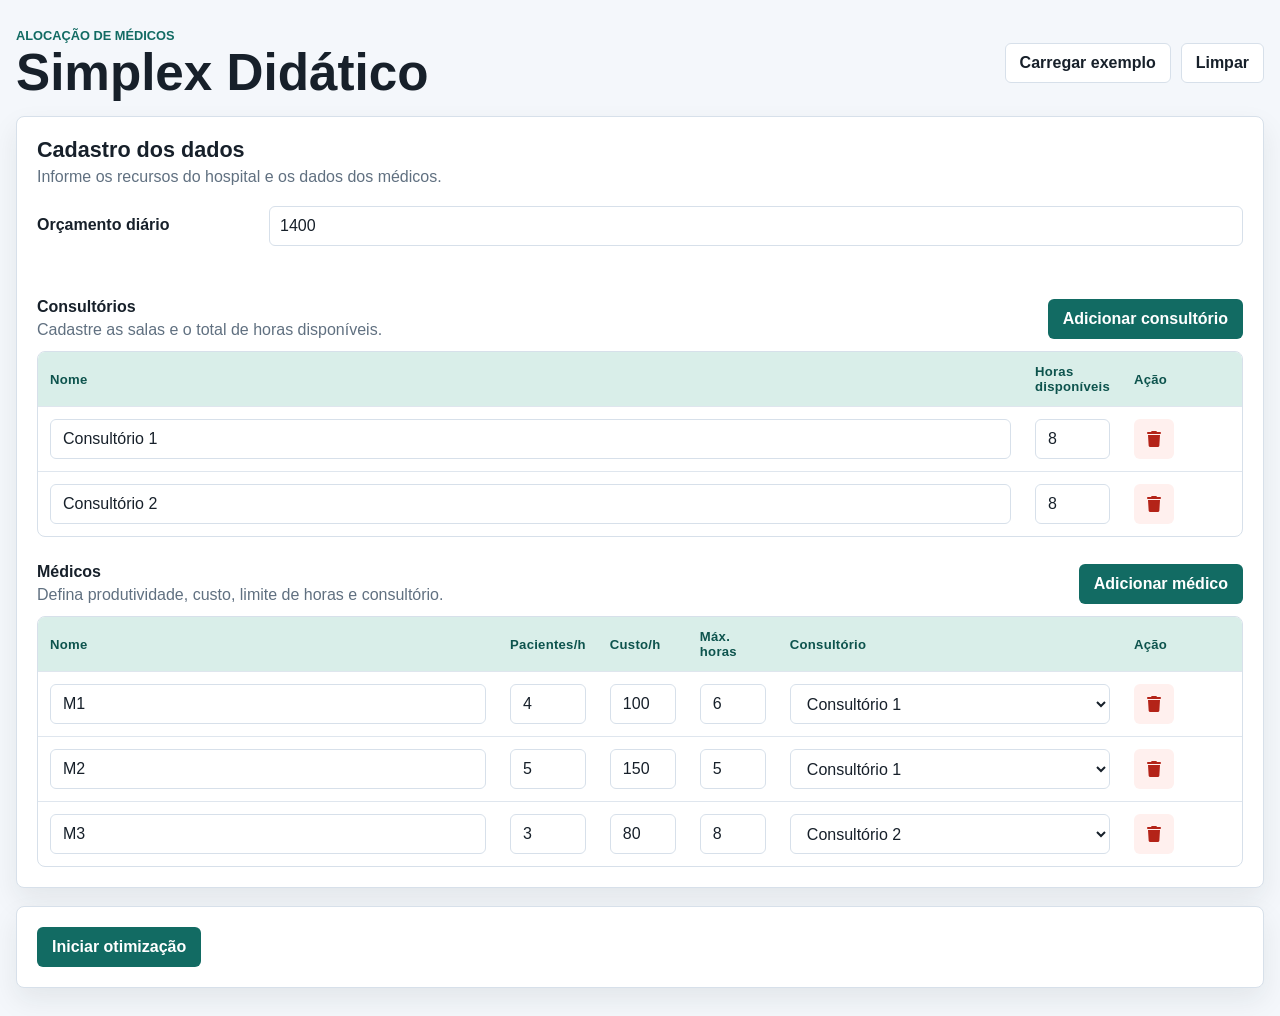
<file: index.html>
<!doctype html>
<html lang="pt-BR">
  <head>
    <meta charset="utf-8">
    <meta name="viewport" content="width=device-width, initial-scale=1">
    <title>Simplex Didático - Cadastro</title>
    <link rel="stylesheet" href="styles.css">
    <link rel="stylesheet" href="https://cdnjs.cloudflare.com/ajax/libs/font-awesome/6.5.1/css/all.min.css" crossorigin="anonymous" referrerpolicy="no-referrer" />
  </head>
  <body>
    <main class="app-shell">
      <header class="app-header">
        <div>
          <p class="eyebrow">Alocação de médicos</p>
          <h1>Simplex Didático</h1>
        </div>
        <div class="header-actions" aria-label="Ações principais">
          <button class="secondary-button" type="button" id="loadExampleButton">Carregar exemplo</button>
          <button class="secondary-button" type="button" id="clearButton">Limpar</button>
        </div>
      </header>

      <div class="workspace">
        <section class="editor-panel" aria-labelledby="formTitle">
          <div class="section-heading">
            <div>
              <h2 id="formTitle">Cadastro dos dados</h2>
              <p>Informe os recursos do hospital e os dados dos médicos.</p>
            </div>
          </div>

          <div class="field-row budget-row">
            <label for="budget">Orçamento diário</label>
            <div class="field-control">
              <input id="budget" name="budget" type="number" min="0" step="0.01" inputmode="decimal">
              <p class="field-error" id="budgetError"></p>
            </div>
          </div>

          <section class="data-section" aria-labelledby="roomsTitle">
            <div class="section-heading compact">
              <div>
                <h3 id="roomsTitle">Consultórios</h3>
                <p>Cadastre as salas e o total de horas disponíveis.</p>
              </div>
              <button class="primary-button" type="button" id="addRoomButton">Adicionar consultório</button>
            </div>
            <div class="table-shell">
              <table>
                <thead>
                  <tr>
                    <th>Nome</th>
                    <th>Horas disponíveis</th>
                    <th class="action-column">Ação</th>
                  </tr>
                </thead>
                <tbody id="roomsTable"></tbody>
              </table>
            </div>
          </section>

          <section class="data-section" aria-labelledby="doctorsTitle">
            <div class="section-heading compact">
              <div>
                <h3 id="doctorsTitle">Médicos</h3>
                <p>Defina produtividade, custo, limite de horas e consultório.</p>
              </div>
              <button class="primary-button" type="button" id="addDoctorButton">Adicionar médico</button>
            </div>
            <div class="table-shell">
              <table>
                <thead>
                  <tr>
                    <th>Nome</th>
                    <th>Pacientes/h</th>
                    <th>Custo/h</th>
                    <th>Máx. horas</th>
                    <th>Consultório</th>
                    <th class="action-column">Ação</th>
                  </tr>
                </thead>
                <tbody id="doctorsTable"></tbody>
              </table>
            </div>
          </section>
        </section>

        <aside class="preview-panel" aria-labelledby="optimizationStartTitle">
          <button class="primary-button" type="button" id="startOptimizationButton">Iniciar otimização</button>
        </aside>
      </div>
    </main>

    <script src="script.js"></script>
  </body>
</html>
</file>
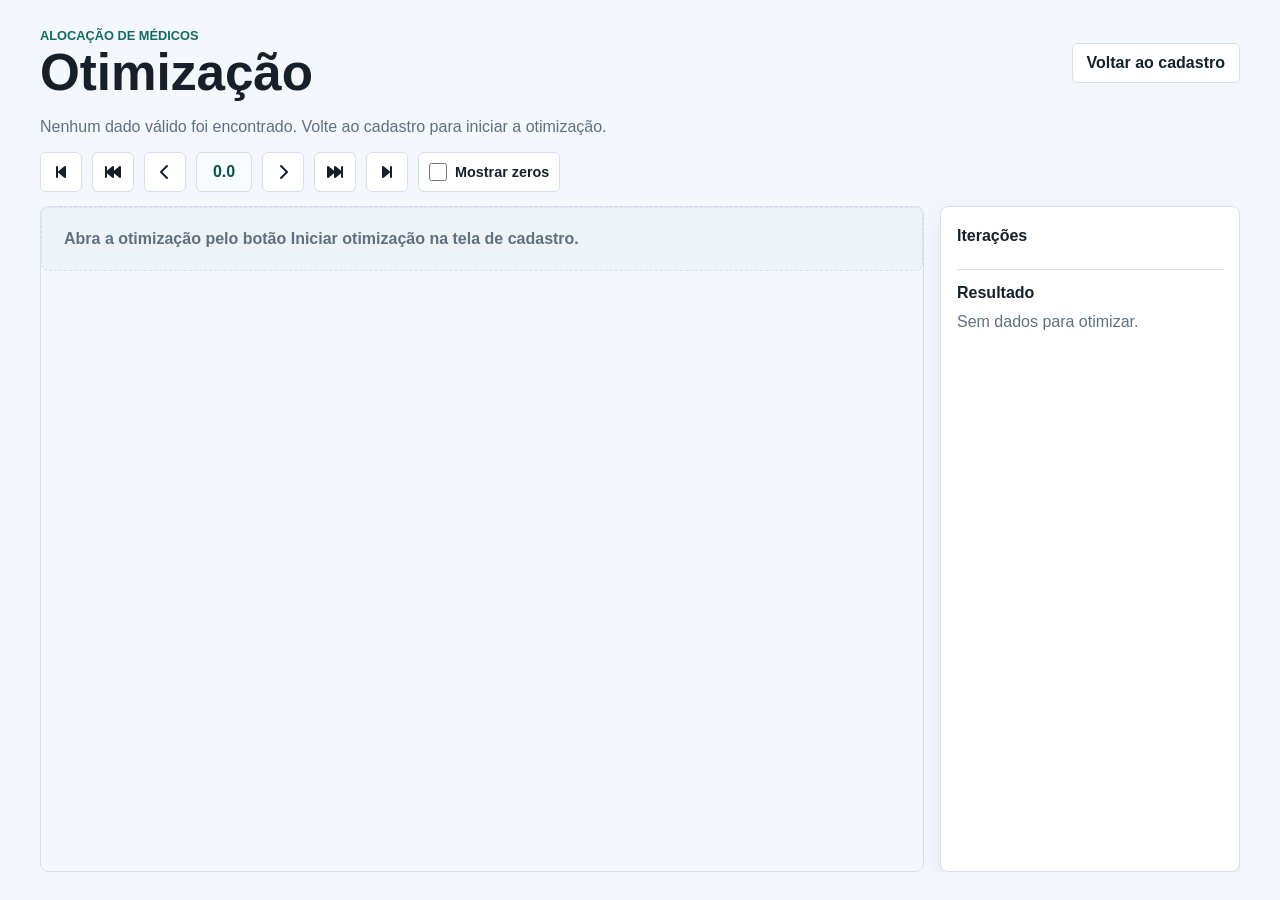
<file: optimization.html>
<!doctype html>
<html lang="pt-BR">
  <head>
    <meta charset="utf-8">
    <meta name="viewport" content="width=device-width, initial-scale=1">
    <title>Simplex Didático - Otimização</title>
    <link rel="stylesheet" href="styles.css">
    <link rel="stylesheet" href="https://cdnjs.cloudflare.com/ajax/libs/font-awesome/6.5.1/css/all.min.css" crossorigin="anonymous" referrerpolicy="no-referrer" />
  </head>
  <body>
    <main class="app-shell optimization-page">
      <header class="app-header">
        <div>
          <p class="eyebrow">Alocação de médicos</p>
          <h1>Otimização</h1>
        </div>
        <div class="header-actions" aria-label="Ações principais">
          <button class="secondary-button" type="button" id="backButton">Voltar ao cadastro</button>
        </div>
      </header>

      <section class="editor-panel optimization-panel" aria-labelledby="tableauTitle">
        <div class="section-heading">
          <div>
            <p id="optimizationStatus" aria-live="polite">Gerando tabela do Simplex.</p>
          </div>

        </div>

        <div class="iteration-controls" aria-label="Navegação entre iterações">
          <button class="secondary-button icon-button" type="button" id="firstIterationButton" aria-label="Primeiro passo" title="Primeiro passo">
            <i class="fa-solid fa-backward-step" aria-hidden="true"></i>
          </button>
          <button class="secondary-button icon-button" type="button" id="previousTableauButton" aria-label="Iteração anterior" title="Iteração anterior">
            <i class="fa-solid fa-backward-fast" aria-hidden="true"></i>
          </button>
          <button class="secondary-button icon-button" type="button" id="previousStepButton" aria-label="Subpasso anterior" title="Subpasso anterior">
            <i class="fa-solid fa-chevron-left" aria-hidden="true"></i>
          </button>
          <div class="step-position" id="iterationCounter" aria-live="polite">0.0</div>
          <button class="secondary-button icon-button" type="button" id="nextStepButton" aria-label="Próximo subpasso" title="Próximo subpasso">
            <i class="fa-solid fa-chevron-right" aria-hidden="true"></i>
          </button>
          <button class="secondary-button icon-button" type="button" id="nextTableauButton" aria-label="Próxima iteração" title="Próxima iteração">
            <i class="fa-solid fa-forward-fast" aria-hidden="true"></i>
          </button>
          <button class="secondary-button icon-button" type="button" id="lastIterationButton" aria-label="Último passo" title="Último passo">
            <i class="fa-solid fa-forward-step" aria-hidden="true"></i>
          </button>
          <label class="toggle-control" for="showZerosToggle">
            <input id="showZerosToggle" type="checkbox">
            <span>Mostrar zeros</span>
          </label>
        </div>

        <div class="optimization-layout">
          <div id="tableauContainer" class="optimization-table-shell"></div>

          <aside class="iteration-panel" aria-label="Iterações e resultado">
            <section aria-labelledby="iterationsTitle">
              <h3 id="iterationsTitle">Iterações</h3>
              <div id="iterationList" class="iteration-list"></div>
            </section>

            <section class="result-panel" aria-labelledby="resultTitle">
              <h3 id="resultTitle">Resultado</h3>
              <div id="resultPanel" class="result-content">Aguardando execução do algoritmo.</div>
            </section>
          </aside>
        </div>
      </section>
    </main>

    <script src="simplex-engine.js"></script>
    <script src="optimization.js"></script>
  </body>
</html>
</file>
<file: styles.css>
:root {
  --bg: #f4f7fb;
  --surface: #ffffff;
  --surface-muted: #eef3f8;
  --text: #17202a;
  --muted: #607080;
  --line: #d7e0ea;
  --primary: #126b63;
  --primary-dark: #0d534d;
  --header-bg: #d9eee9;
  --header-border: #9fcfc5;
  --danger: #b42318;
  --danger-bg: #fff0ee;
  --warning-bg: #fff7e6;
  --success: #137333;
  --shadow: 0 12px 28px rgba(23, 32, 42, 0.08);
  font-family: Inter, "Segoe UI", Arial, sans-serif;
}

* {
  box-sizing: border-box;
}

html,
body {
  height: 100%;
}

body {
  margin: 0;
  min-height: 100%;
  background: var(--bg);
  color: var(--text);
  overflow-x: hidden;
  overflow-y: auto;
  direction: ltr;
}

button,
input,
select {
  font: inherit;
}

button {
  cursor: pointer;
}

.app-shell {
  width: min(1440px, calc(100% - 32px));
  margin: 0 auto;
  padding: 28px 0;
  overflow: visible;
}

.app-header,
.section-heading,
.json-heading {
  display: flex;
  align-items: center;
  justify-content: space-between;
  gap: 16px;
}

.section-heading > div {
  min-width: 0;
}

.app-header {
  margin-bottom: 18px;
}

.eyebrow {
  margin: 0 0 4px;
  color: var(--primary);
  font-size: 0.8rem;
  font-weight: 700;
  letter-spacing: 0;
  text-transform: uppercase;
}

h1,
h2,
h3,
p {
  margin-top: 0;
}

h1 {
  margin-bottom: 0;
  font-size: clamp(2rem, 4vw, 3.25rem);
  line-height: 1;
}

h2 {
  margin-bottom: 5px;
  font-size: 1.35rem;
}

h3 {
  margin-bottom: 5px;
  font-size: 1rem;
}

.section-heading p {
  margin-bottom: 0;
  color: var(--muted);
}

#optimizationStatus {
  line-height: 1.35;
  overflow-wrap: anywhere;
}

.compact {
  margin-bottom: 12px;
}

.header-actions {
  display: flex;
  flex-wrap: wrap;
  justify-content: flex-end;
  gap: 10px;
}

.json-actions {
  display: flex;
  flex-wrap: wrap;
  justify-content: flex-end;
  gap: 10px;
}

.primary-button,
.secondary-button,
.danger-button {
  min-height: 40px;
  border: 1px solid transparent;
  border-radius: 6px;
  padding: 9px 14px;
  font-weight: 700;
}

.primary-button {
  background: var(--primary);
  color: #ffffff;
}

.primary-button:hover,
.primary-button:focus-visible {
  background: var(--primary-dark);
}

.primary-button:disabled {
  cursor: not-allowed;
  background: #9eb9b5;
}

.secondary-button {
  background: var(--surface);
  border-color: var(--line);
  color: var(--text);
}

.secondary-button:hover,
.secondary-button:focus-visible {
  border-color: var(--primary);
  color: var(--primary);
}

.danger-button {
  background: var(--danger-bg);
  color: var(--danger);
}

.danger-button:hover,
.danger-button:focus-visible {
  border-color: var(--danger);
}

.workspace {
  display: flex;
  flex-direction: column;
  gap: 18px;
  min-height: calc(100vh - 140px);
}

.editor-panel,
.preview-panel {
  border: 1px solid var(--line);
  border-radius: 8px;
  background: var(--surface);
  box-shadow: var(--shadow);
  padding: 20px;
}

.editor-panel {
  flex: 1 1 auto;
  display: flex;
  flex-direction: column;
  min-height: 0;
}

.preview-panel {
  position: static;
  margin-top: auto;
}

.optimization-start {
  display: grid;
  gap: 14px;
  margin-top: 18px;
  border-top: 1px solid var(--line);
  padding-top: 16px;
}

.optimization-start p {
  margin: 0;
  color: var(--muted);
  line-height: 1.5;
}

.optimization-page {
  width: min(1200px, calc(100% - 32px));
  min-height: 100vh;
  height: auto;
  display: flex;
  flex-direction: column;
  overflow: auto;
}

.editor-panel.optimization-panel {
  border: none;
  border-radius: 0;
  background: transparent;
  box-shadow: none;
  padding: 0;
}

.optimization-panel {
  flex: 1 1 auto;
  min-height: 0;
  display: flex;
  flex-direction: column;
  gap: 14px;
  overflow: hidden;
}

.toggle-control {
  display: inline-flex;
  align-items: center;
  gap: 8px;
  min-height: 40px;
  padding: 8px 10px;
  border: 1px solid var(--line);
  border-radius: 6px;
  background: var(--surface);
  color: var(--text);
  font-size: 0.9rem;
  font-weight: 700;
}

.toggle-control input {
  width: 18px;
  min-width: 18px;
  height: 18px;
  margin: 0;
  accent-color: var(--primary);
}

.iteration-controls {
  display: flex;
  flex-wrap: wrap;
  gap: 10px;
  flex: 0 0 auto;
}

.iteration-controls button {
  display: inline-flex;
  align-items: center;
  justify-content: center;
  min-width: 42px;
  width: 42px;
  height: 40px;
  padding: 0;
}

.iteration-controls i {
  font-size: 0.95rem;
  line-height: 1;
}

.step-position {
  display: inline-flex;
  align-items: center;
  justify-content: center;
  min-width: 56px;
  height: 40px;
  border: 1px solid var(--line);
  border-radius: 6px;
  background: #f8fbff;
  color: var(--primary-dark);
  font-weight: 900;
  padding: 0 12px;
}

.optimization-layout {
  display: flex;
  gap: 16px;
  align-items: stretch;
  flex: 1 1 0;
  min-height: 0;
}

.optimization-table-shell {
  flex: 1 1 0;
  min-width: 0;
  min-height: 0;
  overflow: auto;
  border: 1px solid var(--line);
  border-radius: 8px;
}

.optimization-table-shell table {
  width: max-content;
  min-width: 100%;
  height: 100%;
  border-collapse: collapse;
  table-layout: fixed;
}

.simplex-table th,
.simplex-table td {
  border-bottom: 1px solid rgba(215, 224, 234, 0.8);
  padding: 10px;
  text-align: right;
  vertical-align: middle;
  white-space: nowrap;
}

.simplex-table th {
  background: var(--header-bg);
  color: var(--primary-dark);
  font-size: 0.82rem;
  font-weight: 800;
}

.simplex-table tbody tr:last-child td {
  border-bottom: 0;
}

.simplex-table .pivot-column {
  background: var(--primary);
  color: #ffffff;
}

.simplex-table th.pivot-column {
  background: var(--primary-dark);
  color: #ffffff;
}

.simplex-table .pivot-row {
  background: #eef7ff;
}

.simplex-table .pivot-row.pivot-column,
.simplex-table .objective-row .pivot-column {
  background: var(--primary);
  color: #ffffff;
}

.simplex-table .pivot-cell {
  background: var(--primary-dark);
  color: #ffffff;
  font-weight: 900;
  outline: 2px solid #ffffff;
  outline-offset: -2px;
}

.simplex-table .has-delta {
  min-width: 0;
  padding-top: 16px;
}

.simplex-table td.has-delta:not(.solution-column) {
  position: relative;
}

.cell-current-value {
  display: inline-block;
  vertical-align: middle;
}

.cell-delta {
  position: absolute;
  top: 3px;
  right: 4px;
  display: inline-block;
  border-radius: 4px;
  padding: 1px 4px;
  font-size: 0.58rem;
  font-weight: 900;
  line-height: 1.1;
  pointer-events: none;
  vertical-align: middle;
}

.cell-delta.positive {
  background: #dff4e8;
  color: var(--success);
}

.cell-delta.negative {
  background: var(--danger-bg);
  color: var(--danger);
}

.simplex-table .leaving-base {
  background: #fff0ee;
  color: var(--danger);
  font-weight: 900;
}

.simplex-table .entering-base {
  background: #e8f7ec;
  color: var(--success);
  font-weight: 900;
}

.simplex-table .entering-column {
  background: #d2f4dd;
  color: var(--success);
}

.simplex-table th.entering-column,
.simplex-table td.entering-column {
  background: #d2f4dd;
  color: var(--success);
}

.simplex-table .entering-column.pivot-column,
.simplex-table th.entering-column.pivot-column,
.simplex-table td.entering-column.pivot-column {
  background: #d2f4dd;
  color: var(--success);
}

.simplex-table .pivot-column {
  background: var(--primary);
  color: #ffffff;
}

.simplex-table th:first-child,
.simplex-table td:first-child {
  position: sticky;
  left: 0;
  z-index: 2;
  background: var(--surface);
  text-align: left;
  box-shadow: 8px 0 12px rgba(23, 32, 42, 0.06);
}

.simplex-table th:first-child {
  z-index: 4;
  background: var(--header-bg);
}

.simplex-table th:first-child::after,
.simplex-table td:first-child::after {
  position: absolute;
  top: 0;
  right: 0;
  bottom: 0;
  z-index: 1;
  width: 1px;
  background: rgba(215, 224, 234, 0.8);
  content: "";
}

.simplex-table .solution-column {
  position: sticky;
  right: 0;
  z-index: 2;
  background: var(--surface);
  box-shadow: -8px 0 12px rgba(23, 32, 42, 0.06);
}

.simplex-table th.solution-column {
  z-index: 4;
  background: var(--header-bg);
}

.simplex-table .solution-column::before {
  position: absolute;
  top: 0;
  bottom: 0;
  left: 0;
  z-index: 1;
  width: 1px;
  background: rgba(215, 224, 234, 0.8);
  content: "";
}

.simplex-table sub {
  font-size: 0.72em;
  line-height: 0;
}

.simplex-table td:first-child span {
  display: block;
  overflow: hidden;
  margin-top: 3px;
  color: var(--muted);
  font-size: 0.78rem;
  font-weight: 600;
  text-overflow: ellipsis;
}

.simplex-table .objective-row td {
  background: #f8fbff;
  font-weight: 800;
}

.simplex-table .objective-row td:first-child,
.simplex-table .objective-row .solution-column {
  background: #f8fbff;
}

.simplex-table .objective-row .pivot-column {
  background: var(--primary);
  color: #ffffff;
}

.simplex-table.has-result-highlight th,
.simplex-table.has-result-highlight td {
  transition: background 0.16s ease, color 0.16s ease, opacity 0.16s ease, box-shadow 0.16s ease;
}

.simplex-table.has-result-highlight .is-result-muted {
  opacity: 0.28;
}

.simplex-table.has-result-highlight th.is-result-context,
.simplex-table.has-result-highlight td.is-result-context {
  opacity: 1;
  color: var(--text);
  font-weight: 700;
}

.simplex-table.has-result-highlight .solution-column.is-result-highlight {
  opacity: 1;
  background: #fff7df;
  color: var(--text);
  box-shadow: inset 0 0 0 2px #d99a00;
  font-weight: 900;
}

.has-tooltip {
  cursor: help;
}

.app-tooltip {
  position: fixed;
  z-index: 10000;
  width: max-content;
  max-width: 240px;
  border: 1px solid var(--line);
  border-radius: 6px;
  background: var(--text);
  box-shadow: 0 10px 22px rgba(23, 32, 42, 0.18);
  color: #ffffff;
  font-size: 0.78rem;
  font-weight: 800;
  line-height: 1.35;
  opacity: 0;
  padding: 8px 10px;
  pointer-events: none;
  text-align: center;
  transform: translateY(-4px);
  transition: opacity 0.16s ease, transform 0.16s ease;
  white-space: normal;
}

.app-tooltip.is-visible {
  opacity: 1;
  transform: translateY(0);
}

.app-tooltip-label {
  margin-top: 3px;
  font-size: 0.7rem;
  font-style: italic;
  font-weight: 600;
  opacity: 0.82;
}

.iteration-panel {
  display: flex;
  flex-direction: column;
  gap: 16px;
  flex: 0 0 300px;
  min-height: 0;
  overflow-y: auto;
  padding: 20px 16px;
  overscroll-behavior: contain;
  min-width: 240px;
  max-width: 300px;
  border: 1px solid var(--line);
  border-radius: 8px;
  background: var(--surface);
  box-shadow: var(--shadow);
}

.iteration-panel h3 {
  margin-bottom: 8px;
}

.iteration-list {
  display: grid;
  gap: 8px;
}

.iteration-card {
  overflow: hidden;
  border: 1px solid var(--line);
  border-radius: 8px;
  background: var(--surface);
}

.iteration-card.is-active {
  border-color: var(--primary);
}

.iteration-card-title {
  display: flex;
  align-items: center;
  justify-content: space-between;
  gap: 10px;
  width: 100%;
  min-height: 0;
  border: 0;
  border-bottom: 1px solid var(--line);
  background: #f8fbff;
  padding: 9px 10px;
  text-align: left;
}

.iteration-card-title strong,
.iteration-card-title span,
.substep-item {
  overflow: hidden;
  text-overflow: ellipsis;
  white-space: nowrap;
}

.iteration-card-title span {
  color: var(--muted);
  font-size: 0.78rem;
  font-weight: 700;
}

.substep-list {
  display: grid;
  gap: 2px;
  padding: 6px;
}

.substep-item {
  width: 100%;
  min-height: 32px;
  border: 0;
  border-radius: 5px;
  background: transparent;
  color: var(--muted);
  font-size: 0.82rem;
  font-weight: 700;
  padding: 7px 8px;
  text-align: left;
}

.substep-item.is-active {
  background: var(--header-bg);
  color: var(--primary-dark);
}

.result-panel {
  border-top: 1px solid var(--line);
  padding-top: 14px;
}

.result-content {
  color: var(--muted);
  line-height: 1.45;
}

.result-content p {
  margin-bottom: 0;
}

.result-badge {
  display: inline-block;
  border-radius: 6px;
  padding: 7px 9px;
  font-weight: 800;
}

.result-badge.success {
  background: #e9f6ee;
  color: var(--success);
}

.result-badge.error {
  background: var(--danger-bg);
  color: var(--danger);
}

.result-list {
  display: grid;
  gap: 8px;
  margin: 12px 0 0;
}

.result-list div {
  display: flex;
  justify-content: space-between;
  gap: 12px;
  border-bottom: 1px solid rgba(215, 224, 234, 0.8);
  padding-bottom: 7px;
}

.result-item {
  border-radius: 6px;
  cursor: pointer;
  margin: -4px;
  padding: 4px;
  outline: 0;
  transition: background 0.16s ease, box-shadow 0.16s ease;
}

.result-item:hover,
.result-item:focus-visible {
  background: #f8fbff;
  box-shadow: inset 0 0 0 1px var(--primary);
}

.result-list dt {
  color: var(--muted);
  font-weight: 700;
}

.result-list dd {
  margin: 0;
  color: var(--text);
  font-weight: 800;
  text-align: right;
}

.empty-state {
  border: 1px dashed var(--line);
  border-radius: 8px;
  background: var(--surface-muted);
  padding: 22px;
}

.empty-state p {
  margin: 0;
  color: var(--muted);
  font-weight: 700;
}

.budget-row {
  margin: 20px 0 26px;
}

.field-row {
  display: grid;
  grid-template-columns: minmax(150px, 220px) minmax(0, 1fr);
  gap: 12px;
  align-items: start;
}

label {
  padding-top: 10px;
  font-weight: 700;
}

input,
select {
  width: 100%;
  min-width: 0;
  height: 40px;
  border: 1px solid var(--line);
  border-radius: 6px;
  background: #ffffff;
  color: var(--text);
  line-height: 40px;
  padding: 0 10px;
  direction: ltr;
  text-align: left;
}

input[type="number"] {
  appearance: textfield;
  -moz-appearance: textfield;
  padding-right: 10px;
}

input[type="number"]::-webkit-inner-spin-button,
input[type="number"]::-webkit-outer-spin-button {
  margin: 0;
  appearance: none;
  -webkit-appearance: none;
}

select {
  appearance: auto;
  line-height: normal;
  padding: 0 34px 0 12px;
}

input:focus,
select:focus {
  border-color: var(--primary);
  outline: 3px solid rgba(18, 107, 99, 0.16);
}

input.is-invalid,
select.is-invalid {
  border-color: var(--danger);
}

.field-control {
  position: relative;
}

.field-error {
  position: absolute;
  left: 0;
  top: calc(100% + 8px);
  z-index: 20;
  display: none;
  width: max-content;
  max-width: min(280px, calc(100vw - 48px));
  margin: 0;
  border: 1px solid #f4c7c3;
  border-radius: 6px;
  background: var(--danger-bg);
  box-shadow: 0 10px 22px rgba(23, 32, 42, 0.14);
  color: var(--danger);
  font-size: 0.82rem;
  font-weight: 700;
  line-height: 1.35;
  padding: 8px 10px;
}

.field-error::before {
  position: absolute;
  top: -6px;
  left: 14px;
  width: 10px;
  height: 10px;
  border-top: 1px solid #f4c7c3;
  border-left: 1px solid #f4c7c3;
  background: var(--danger-bg);
  content: "";
  transform: rotate(45deg);
}

.field-control:hover .field-error:not(:empty),
.field-control:focus-within .field-error:not(:empty),
.field-control.show-error .field-error:not(:empty) {
  display: block;
}

.toast {
  position: fixed;
  bottom: 20px;
  left: 20px;
  background: var(--danger);
  color: #ffffff;
  padding: 16px 20px;
  border-radius: 6px;
  box-shadow: 0 8px 16px rgba(0, 0, 0, 0.15);
  font-size: 0.95rem;
  z-index: 9999;
  animation: slideIn 0.3s ease-out;
}

@keyframes slideIn {
  from {
    transform: translateX(-100%);
    opacity: 0;
  }
  to {
    transform: translateX(0);
    opacity: 1;
  }
}

.toast.success {
  background: var(--success);
}

.toast.info {
  background: var(--primary);
}

.data-section {
  margin-top: 26px;
}

.table-shell {
  overflow-x: auto;
  border: 1px solid var(--line);
  border-radius: 8px;
}

.table-shell table {
  width: 100%;
  border-collapse: collapse;
  table-layout: auto;
  min-width: 620px;
}

.table-shell button {
  display: inline-flex;
  align-items: center;
  justify-content: center;
  min-height: 40px;
  height: 40px;
  padding: 0 12px;
}

.icon-button {
  width: 40px;
  padding: 0;
}

.icon-button i {
  font-size: 1rem;
  line-height: 1;
}

.table-shell tbody tr {
  display: table-row;
  height: 64px;
}

.table-shell th,
.table-shell td {
  position: relative;
  text-align: left;
  padding: 12px;
  border-bottom: 1px solid rgba(215, 224, 234, 0.8);
  vertical-align: middle;
}

.table-shell td {
  display: table-cell;
}

.table-shell input,
.table-shell select {
  height: 40px;
  width: 100%;
}


.table-shell thead th {
  background: var(--header-bg);
  color: var(--primary-dark);
  font-weight: 700;
  letter-spacing: 0.02em;
}

.table-shell tbody tr:last-child td {
  border-bottom: none;
}

.table-shell th:nth-child(1),
.table-shell td:nth-child(1) {
  min-width: 160px;
}

.table-shell th:nth-child(2),
.table-shell td:nth-child(2),
.table-shell th:nth-child(3),
.table-shell td:nth-child(3),
.table-shell th:nth-child(4),
.table-shell td:nth-child(4) {
  width: 90px;
  max-width: 110px;
}

.table-shell th:nth-child(5),
.table-shell td:nth-child(5) {
  min-width: 170px;
}

.table-shell .action-column {
  width: 120px;
  min-width: 120px;
}

.table-shell input {
  padding: 0 12px;
}

.table-shell input[type="number"] {
  padding-right: 12px;
}

.table-shell select {
  padding: 0 34px 0 12px;
}

table {
  width: 100%;
  min-width: 760px;
  border-collapse: collapse;
}

th,
td {
  border-bottom: 1px solid var(--line);
  padding: 10px;
  text-align: left;
  vertical-align: top;
}

th {
  background: var(--surface-muted);
  color: #334155;
  font-size: 0.82rem;
  font-weight: 800;
}

tr:last-child td {
  border-bottom: 0;
}

.action-column {
  width: 92px;
  text-align: center;
}

td.action-column {
  vertical-align: middle;
}

.empty-row {
  color: var(--muted);
  text-align: center;
}

.model-block {
  margin-top: 18px;
  border-top: 1px solid var(--line);
  padding-top: 16px;
}

pre {
  overflow: auto;
  margin: 10px 0 0;
  border: 1px solid var(--line);
  border-radius: 8px;
  background: #0f172a;
  color: #e6edf7;
  padding: 14px;
  line-height: 1.55;
  white-space: pre-wrap;
  word-break: break-word;
}

.json-output {
  max-height: 360px;
}

.copy-status {
  min-height: 20px;
  margin: 8px 0 0;
  color: var(--success);
  font-weight: 700;
}

@media (max-width: 1100px) {
  .workspace {
    grid-template-columns: 1fr;
  }

  .preview-panel {
    position: static;
  }
}

@media (max-width: 720px) {
  .app-shell {
    width: min(100% - 20px, 1440px);
    padding: 18px 0;
  }

  .app-header,
  .section-heading,
  .json-heading {
    align-items: stretch;
    flex-direction: column;
  }

  .header-actions,
  .json-actions,
  .section-heading .primary-button,
  .json-heading .primary-button,
  .json-heading .secondary-button,
  .optimization-start .primary-button,
  .toggle-control,
  .secondary-button {
    width: 100%;
  }

  .toggle-control {
    justify-content: flex-start;
  }

  .iteration-controls button {
    flex: 1 1 42px;
  }

  .step-position {
    flex: 1 1 72px;
  }

  .optimization-layout {
    grid-template-columns: 1fr;
  }

  .iteration-panel {
    max-height: min(520px, calc(100vh - 140px));
  }

  .json-actions {
    flex-direction: column;
  }

  .field-row {
    grid-template-columns: 1fr;
    gap: 6px;
  }

  .table-shell {
    overflow: visible;
    border: 0;
    border-radius: 0;
  }

  .table-shell table,
  .table-shell tbody,
  .table-shell tr,
  .table-shell td {
    display: block;
    width: 100%;
    min-width: 0;
  }

  .table-shell table {
    border-collapse: separate;
  }

  .table-shell thead {
    display: none;
  }

  .table-shell tbody {
    display: grid;
    gap: 12px;
  }

  .table-shell tbody tr {
    height: auto;
    border: 1px solid var(--line);
    border-radius: 8px;
    background: #ffffff;
    overflow: visible;
  }

  .table-shell th:nth-child(n),
  .table-shell td:nth-child(n),
  .table-shell .action-column {
    width: 100%;
    min-width: 0;
    max-width: none;
  }

  .table-shell td {
    display: grid;
    grid-template-columns: minmax(84px, 29%) minmax(0, 1fr);
    gap: 10px;
    align-items: center;
    border-bottom: 1px solid rgba(215, 224, 234, 0.8);
    padding: 10px 12px;
    text-align: left;
  }

  .table-shell td:last-child {
    border-bottom: 0;
  }

  .table-shell td::before {
    color: var(--muted);
    content: attr(data-label);
    font-size: 0.8rem;
    font-weight: 800;
  }

  .table-shell td.string-field,
  .table-shell td.stacked-field {
    grid-template-columns: 1fr;
    gap: 6px;
  }

  .table-shell td.string-field[data-label="Nome"] {
    background: var(--header-bg);
  }

  .table-shell td.string-field[data-label="Nome"]::before {
    color: var(--primary-dark);
  }

  .table-shell td.empty-row {
    display: block;
    border: 1px solid var(--line);
    border-radius: 8px;
    padding: 18px;
    text-align: center;
  }

  .table-shell td.empty-row::before {
    content: none;
  }

  .table-shell input,
  .table-shell select {
    min-width: 0;
  }

  .table-shell .action-column::before {
    justify-self: start;
  }

  .table-shell .action-column {
    justify-items: stretch;
  }

  .table-shell .action-column .icon-button {
    width: 40px;
    justify-self: end;
  }

  .optimization-table-shell {
    overflow-x: auto;
    border: 1px solid var(--line);
    border-radius: 8px;
  }

  .optimization-table-shell table,
  .optimization-table-shell thead,
  .optimization-table-shell tbody,
  .optimization-table-shell tr,
  .optimization-table-shell th,
  .optimization-table-shell td {
    width: auto;
    min-width: 0;
    max-width: none;
  }

  .optimization-table-shell table {
    min-width: 100%;
    border-collapse: collapse;
  }

  .optimization-table-shell thead {
    display: table-header-group;
  }

  .optimization-table-shell tbody {
    display: table-row-group;
  }

  .optimization-table-shell tr {
    display: table-row;
    border: 0;
    border-radius: 0;
  }

  .optimization-table-shell th,
  .optimization-table-shell td {
    display: table-cell;
    padding: 10px;
  }

  .optimization-table-shell th:nth-child(n),
  .optimization-table-shell td:nth-child(n) {
    width: auto;
    min-width: 0;
    max-width: none;
  }

  .optimization-table-shell th:first-child,
  .optimization-table-shell td:first-child {
    min-width: 0;
  }

  .optimization-table-shell td::before {
    content: none;
  }

  label {
    padding-top: 0;
  }

  .editor-panel,
  .preview-panel {
    padding: 16px;
  }
}
</file>
